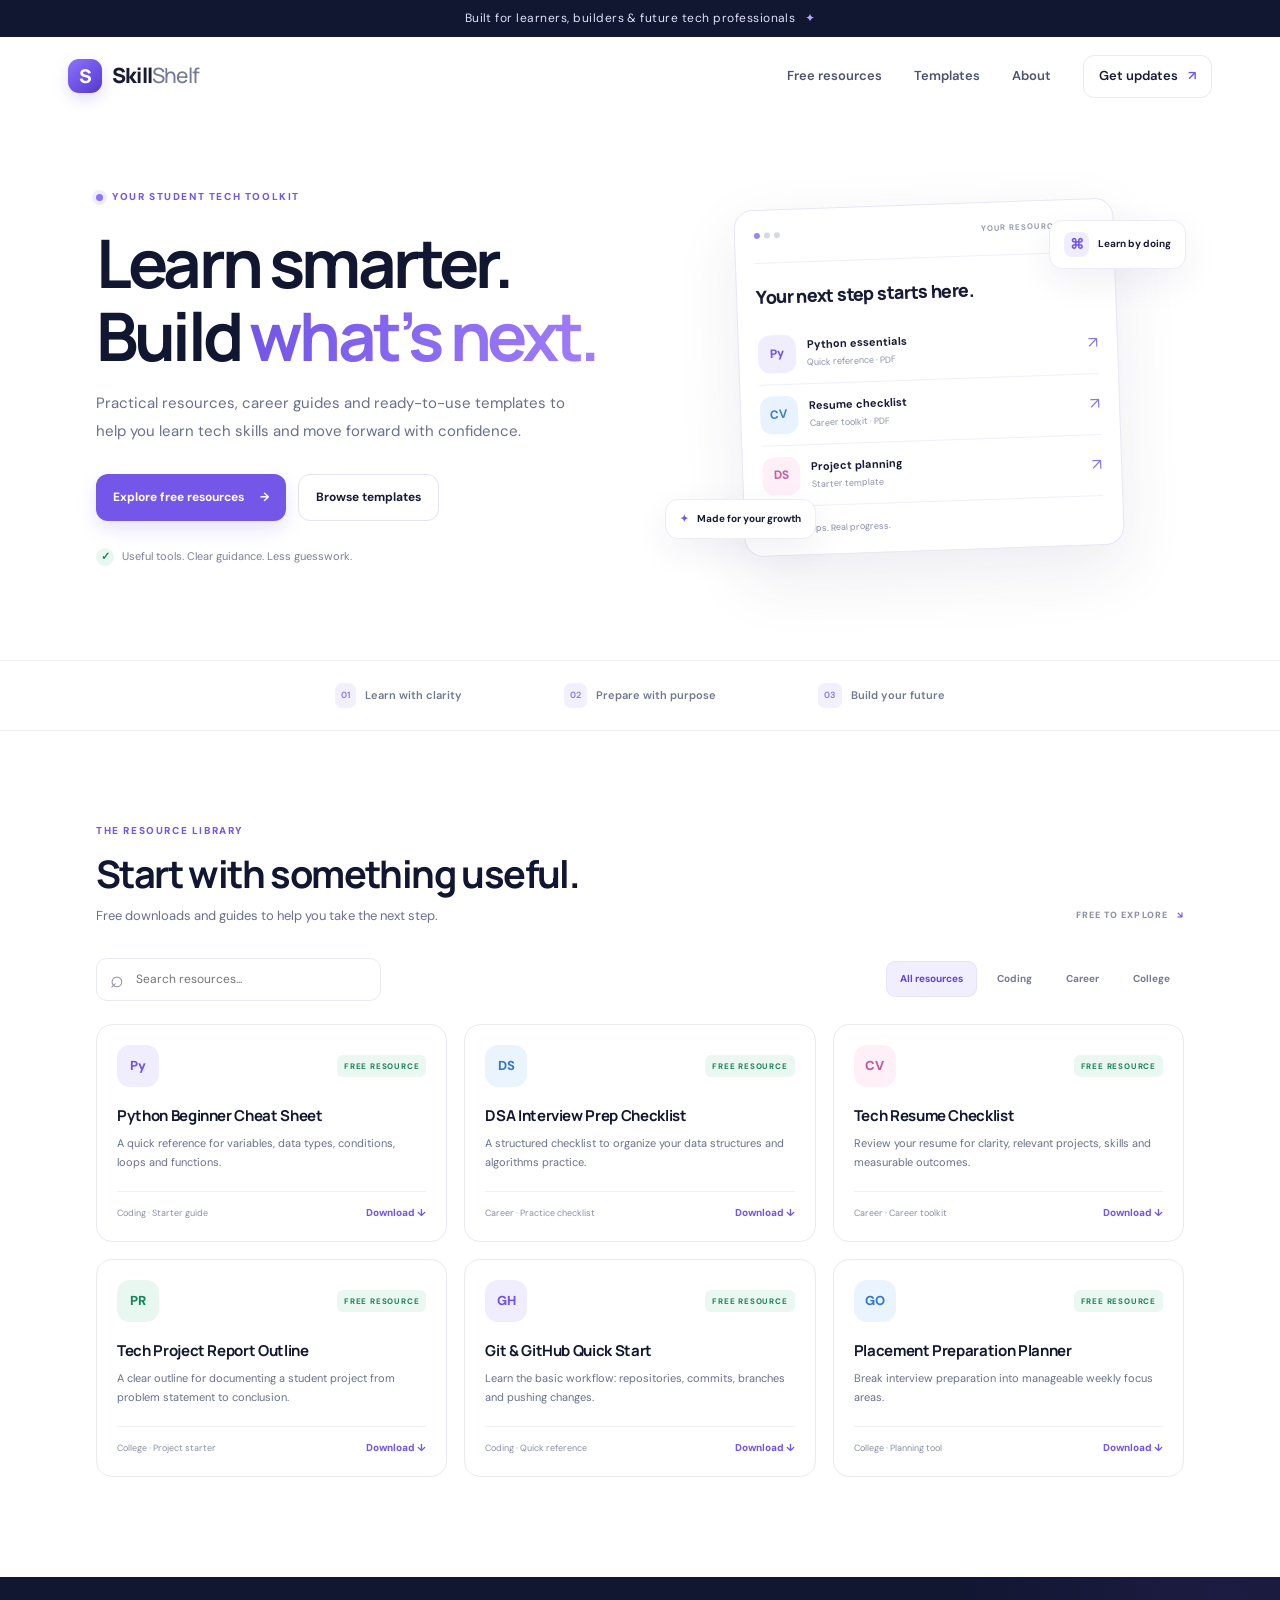
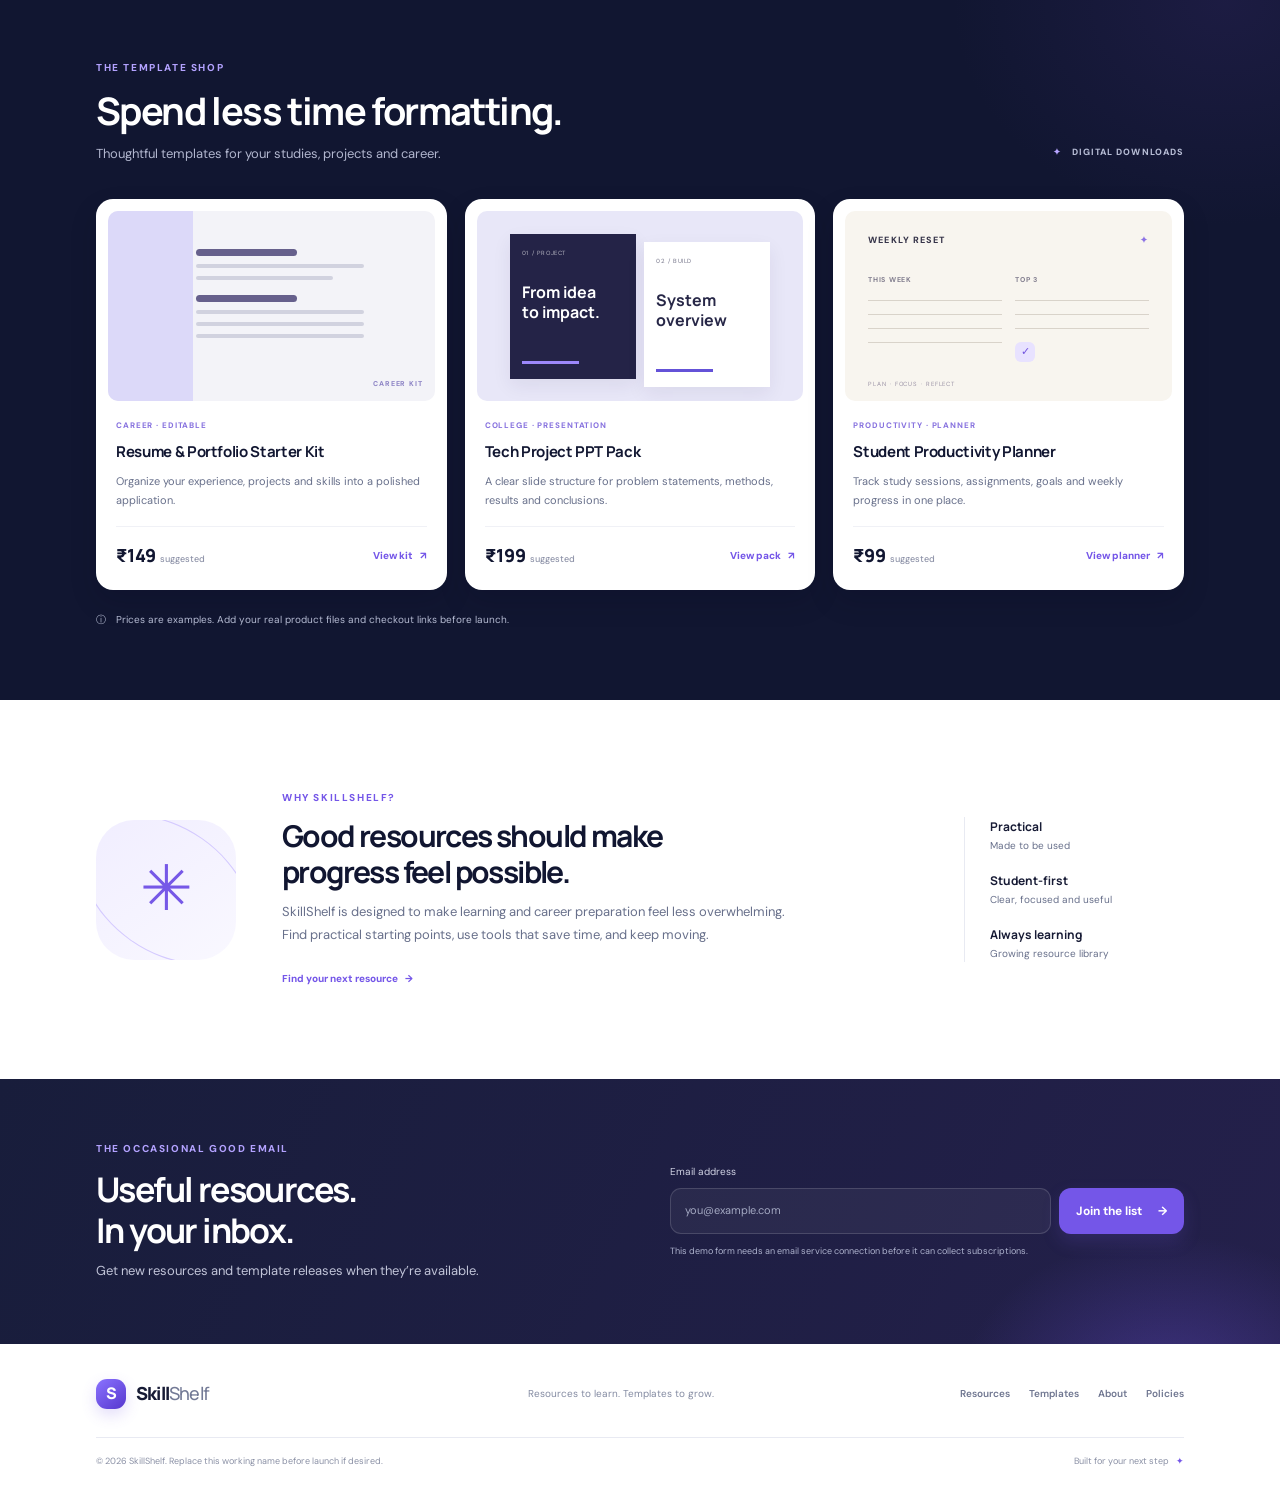
<file: index.html>
<!doctype html>
<html lang="en">
<head>
  <meta charset="utf-8">
  <meta name="viewport" content="width=device-width, initial-scale=1">
  <meta name="description" content="Free tech learning resources, student guides, coding cheat sheets and practical templates for your next step.">
  <meta name="theme-color" content="#10152f">
  <title>SkillShelf — Resources to learn. Templates to grow.</title>
  <link rel="icon" href="assets/favicon.svg" type="image/svg+xml">
  <link rel="stylesheet" href="styles.css">
</head>
<body>
  <div class="announcement">Built for learners, builders & future tech professionals <span aria-hidden="true">✦</span></div>
  <header class="site-header">
    <a class="brand" href="index.html" aria-label="SkillShelf home">
      <span class="brand-mark">S</span><span>Skill<span class="brand-light">Shelf</span></span>
    </a>
    <button class="menu-toggle" id="menuToggle" aria-expanded="false" aria-controls="mainNav">Menu <span>☰</span></button>
    <nav id="mainNav" class="main-nav" aria-label="Main navigation">
      <a href="#resources">Free resources</a>
      <a href="#templates">Templates</a>
      <a href="#about">About</a>
      <a class="nav-cta" href="#newsletter">Get updates <span>↗</span></a>
    </nav>
  </header>

  <main>
    <section class="hero section-wrap">
      <div class="hero-copy">
        <div class="eyebrow"><span class="eyebrow-dot"></span> YOUR STUDENT TECH TOOLKIT</div>
        <h1>Learn smarter.<br>Build <span class="gradient-text">what’s next.</span></h1>
        <p class="hero-description">Practical resources, career guides and ready-to-use templates to help you learn tech skills and move forward with confidence.</p>
        <div class="hero-actions">
          <a class="button button-primary" href="#resources">Explore free resources <span>→</span></a>
          <a class="button button-secondary" href="#templates">Browse templates</a>
        </div>
        <div class="hero-proof"><span class="proof-icon">✓</span> Useful tools. Clear guidance. Less guesswork.</div>
      </div>
      <div class="hero-art" aria-label="Illustration of a resource dashboard">
        <div class="art-glow"></div>
        <div class="floating-chip chip-top"><span class="chip-symbol purple">⌘</span> Learn by doing</div>
        <div class="dashboard-card">
          <div class="dashboard-top"><span class="window-dots"><i></i><i></i><i></i></span><span class="dashboard-label">YOUR RESOURCE SPACE</span></div>
          <div class="dashboard-heading">Your next step starts here.</div>
          <div class="mini-resource"><span class="mini-icon mini-purple">Py</span><span><b>Python essentials</b><small>Quick reference · PDF</small></span><span class="mini-arrow">↗</span></div>
          <div class="mini-resource"><span class="mini-icon mini-blue">CV</span><span><b>Resume checklist</b><small>Career toolkit · PDF</small></span><span class="mini-arrow">↗</span></div>
          <div class="mini-resource"><span class="mini-icon mini-pink">DS</span><span><b>Project planning</b><small>Starter template</small></span><span class="mini-arrow">↗</span></div>
          <div class="dashboard-bottom"><span class="status-dot"></span> Small steps. Real progress.</div>
        </div>
        <div class="floating-chip chip-bottom"><span class="sparkle">✦</span> Made for your growth</div>
      </div>
    </section>

    <section class="trust-strip">
      <div><span class="strip-icon">01</span> Learn with clarity</div>
      <div><span class="strip-icon">02</span> Prepare with purpose</div>
      <div><span class="strip-icon">03</span> Build your future</div>
    </section>

    <section id="resources" class="section-wrap content-section">
      <div class="section-heading">
        <div><div class="eyebrow">THE RESOURCE LIBRARY</div><h2>Start with something useful.</h2><p>Free downloads and guides to help you take the next step.</p></div>
        <span class="section-count">FREE TO EXPLORE <span>↘</span></span>
      </div>
      <div class="resource-tools">
        <label class="search-box"><span aria-hidden="true">⌕</span><input id="resourceSearch" type="search" placeholder="Search resources..." aria-label="Search resources"></label>
        <div class="filter-row" role="group" aria-label="Filter resources">
          <button class="filter-button active" data-filter="All">All resources</button>
          <button class="filter-button" data-filter="Coding">Coding</button>
          <button class="filter-button" data-filter="Career">Career</button>
          <button class="filter-button" data-filter="College">College</button>
        </div>
      </div>
      <div id="resourceGrid" class="resource-grid" aria-live="polite"></div>
      <p id="emptyState" class="empty-state" hidden>No matching resources yet. Try another search.</p>
    </section>

    <section id="templates" class="templates-section">
      <div class="section-wrap">
        <div class="section-heading">
          <div><div class="eyebrow light-eyebrow">THE TEMPLATE SHOP</div><h2>Spend less time formatting.</h2><p>Thoughtful templates for your studies, projects and career.</p></div>
          <span class="shop-label"><span>✦</span> DIGITAL DOWNLOADS</span>
        </div>
        <div class="template-grid">
          <article class="template-card">
            <div class="template-preview resume-preview"><div class="preview-bar"></div><div class="resume-lines"><b></b><i></i><i></i><b></b><i></i><i></i><i></i></div><span class="preview-stamp">CAREER KIT</span></div>
            <div class="template-info"><div class="product-category">CAREER · EDITABLE</div><h3>Resume & Portfolio Starter Kit</h3><p>Organize your experience, projects and skills into a polished application.</p><div class="product-bottom"><span class="price">₹149 <small>suggested</small></span><a class="text-link buy-link" href="#" data-product="resume">View kit <span>↗</span></a></div></div>
          </article>
          <article class="template-card">
            <div class="template-preview slides-preview"><div class="slide slide-one"><span>01 / PROJECT</span><b>From idea<br>to impact.</b><i></i></div><div class="slide slide-two"><span>02 / BUILD</span><b>System<br>overview</b><i></i></div></div>
            <div class="template-info"><div class="product-category">COLLEGE · PRESENTATION</div><h3>Tech Project PPT Pack</h3><p>A clear slide structure for problem statements, methods, results and conclusions.</p><div class="product-bottom"><span class="price">₹199 <small>suggested</small></span><a class="text-link buy-link" href="#" data-product="ppt">View pack <span>↗</span></a></div></div>
          </article>
          <article class="template-card">
            <div class="template-preview planner-preview"><div class="planner-top">WEEKLY RESET <span>✦</span></div><div class="planner-columns"><div><b>THIS WEEK</b><i></i><i></i><i></i><i></i></div><div><b>TOP 3</b><i></i><i></i><i></i><div class="planner-check">✓</div></div></div><div class="planner-foot">PLAN · FOCUS · REFLECT</div></div>
            <div class="template-info"><div class="product-category">PRODUCTIVITY · PLANNER</div><h3>Student Productivity Planner</h3><p>Track study sessions, assignments, goals and weekly progress in one place.</p><div class="product-bottom"><span class="price">₹99 <small>suggested</small></span><a class="text-link buy-link" href="#" data-product="planner">View planner <span>↗</span></a></div></div>
          </article>
        </div>
        <div class="shop-note"><span>ⓘ</span> Prices are examples. Add your real product files and checkout links before launch.</div>
      </div>
    </section>

    <section id="about" class="section-wrap about-section">
      <div class="about-symbol"><span>✳</span><div class="symbol-orbit"></div></div>
      <div class="about-copy"><div class="eyebrow">WHY SKILLSHELF?</div><h2>Good resources should make progress feel possible.</h2><p>SkillShelf is designed to make learning and career preparation feel less overwhelming. Find practical starting points, use tools that save time, and keep moving.</p><a class="text-link" href="#resources">Find your next resource <span>→</span></a></div>
      <div class="about-stats"><div><b>Practical</b><span>Made to be used</span></div><div><b>Student-first</b><span>Clear, focused and useful</span></div><div><b>Always learning</b><span>Growing resource library</span></div></div>
    </section>

    <section id="newsletter" class="newsletter-section">
      <div class="section-wrap newsletter-inner"><div><div class="eyebrow light-eyebrow">THE OCCASIONAL GOOD EMAIL</div><h2>Useful resources.<br>In your inbox.</h2><p>Get new resources and template releases when they’re available.</p></div>
        <form id="newsletterForm" class="newsletter-form">
          <label for="emailInput">Email address</label>
          <div class="email-row"><input id="emailInput" type="email" placeholder="you@example.com" required><button class="button button-primary" type="submit">Join the list <span>→</span></button></div>
          <small id="newsletterMessage">This demo form needs an email service connection before it can collect subscriptions.</small>
        </form>
      </div>
    </section>
  </main>

  <footer class="site-footer">
    <div class="footer-main"><a class="brand footer-brand" href="#"><span class="brand-mark">S</span><span>Skill<span class="brand-light">Shelf</span></span></a><p>Resources to learn. Templates to grow.</p><div class="footer-links"><a href="#resources">Resources</a><a href="#templates">Templates</a><a href="#about">About</a><a href="policies.html">Policies</a></div></div>
    <div class="footer-bottom"><span>© <span id="year"></span> SkillShelf. Replace this working name before launch if desired.</span><span>Built for your next step <span class="footer-star">✦</span></span></div>
  </footer>
  <script src="script.js"></script>
</body>
</html>
</file>
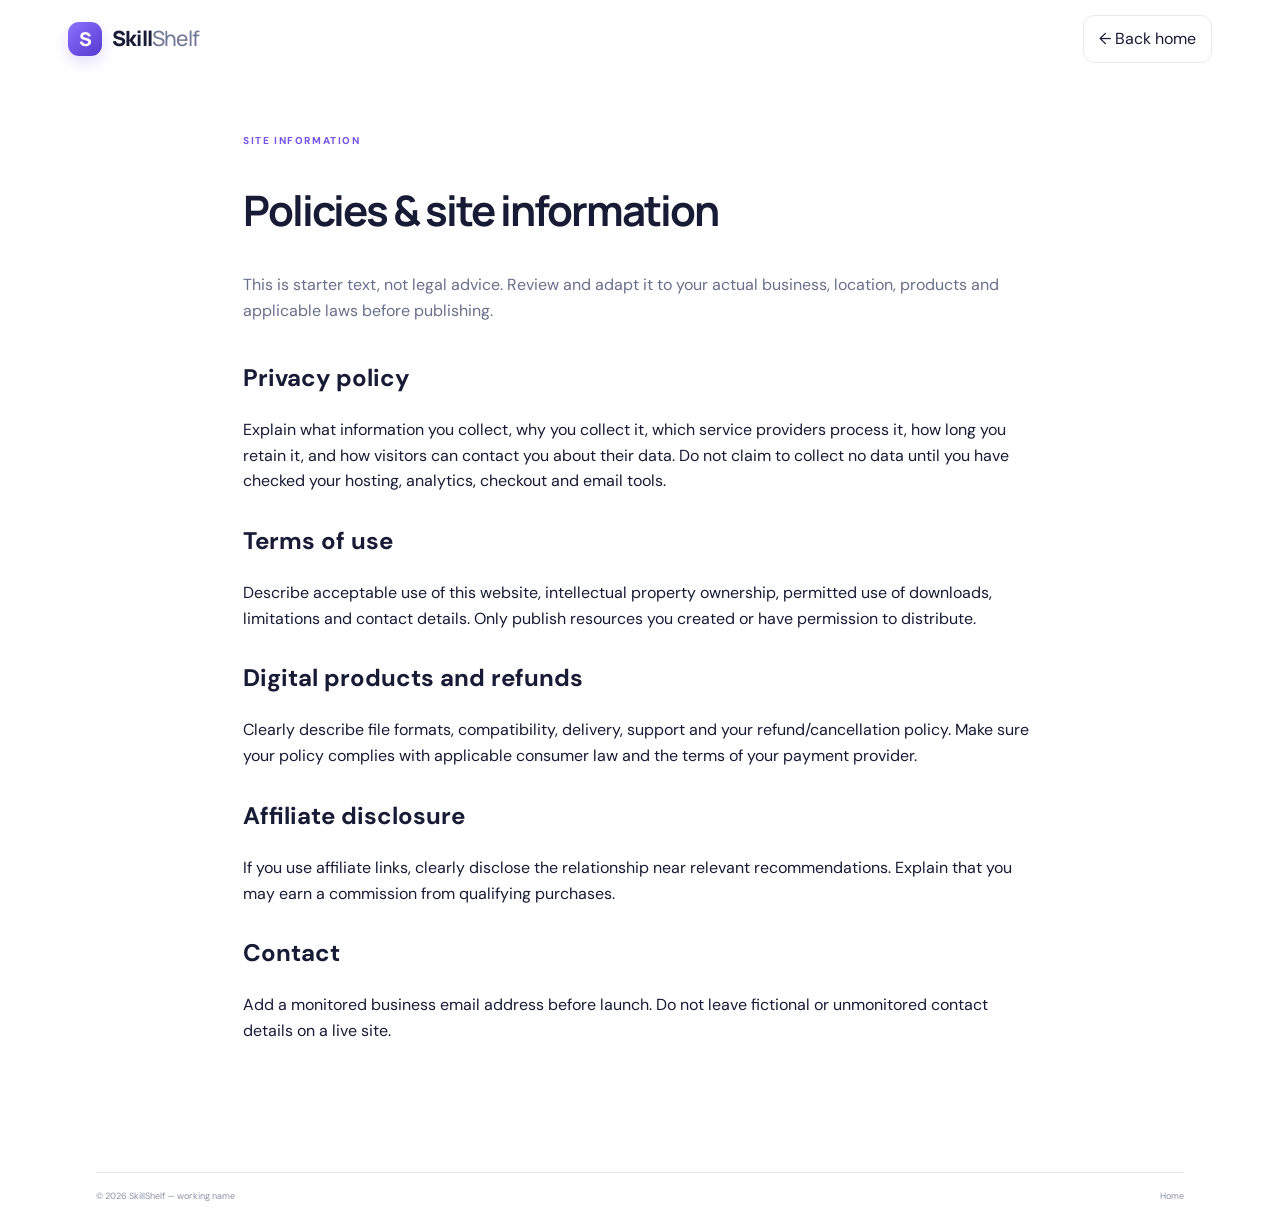
<file: policies.html>
<!doctype html>
<html lang="en"><head><meta charset="utf-8"><meta name="viewport" content="width=device-width,initial-scale=1"><title>Policies — SkillShelf</title><link rel="stylesheet" href="styles.css"></head>
<body><header class="site-header"><a class="brand" href="index.html"><span class="brand-mark">S</span><span>Skill<span class="brand-light">Shelf</span></span></a><a class="nav-cta" href="index.html">← Back home</a></header>
<main class="section-wrap" style="padding-top:55px;padding-bottom:80px;max-width:850px"><div class="eyebrow">SITE INFORMATION</div><h1 style="font-family:Manrope,sans-serif;font-size:42px;letter-spacing:-2px">Policies & site information</h1><p style="color:#68708b">This is starter text, not legal advice. Review and adapt it to your actual business, location, products and applicable laws before publishing.</p>
<section style="margin-top:35px"><h2>Privacy policy</h2><p>Explain what information you collect, why you collect it, which service providers process it, how long you retain it, and how visitors can contact you about their data. Do not claim to collect no data until you have checked your hosting, analytics, checkout and email tools.</p></section>
<section style="margin-top:28px"><h2>Terms of use</h2><p>Describe acceptable use of this website, intellectual property ownership, permitted use of downloads, limitations and contact details. Only publish resources you created or have permission to distribute.</p></section>
<section style="margin-top:28px"><h2>Digital products and refunds</h2><p>Clearly describe file formats, compatibility, delivery, support and your refund/cancellation policy. Make sure your policy complies with applicable consumer law and the terms of your payment provider.</p></section>
<section style="margin-top:28px"><h2>Affiliate disclosure</h2><p>If you use affiliate links, clearly disclose the relationship near relevant recommendations. Explain that you may earn a commission from qualifying purchases.</p></section>
<section style="margin-top:28px"><h2>Contact</h2><p>Add a monitored business email address before launch. Do not leave fictional or unmonitored contact details on a live site.</p></section>
</main><footer class="site-footer"><div class="footer-bottom"><span>© <span id="year"></span> SkillShelf — working name</span><a href="index.html">Home</a></div></footer><script>document.querySelector("#year").textContent=new Date().getFullYear()</script></body></html>
</file>
<file: styles.css>
@import url('https://fonts.googleapis.com/css2?family=DM+Sans:wght@400;500;600;700&family=Manrope:wght@400;500;600;700;800&display=swap');
:root{--navy:#111631;--ink:#171b35;--muted:#68708b;--violet:#7456e8;--violet-dark:#5637ce;--line:#e8eaf2;--pale:#f7f7fc;--white:#fff;--radius:20px}
*{box-sizing:border-box}html{scroll-behavior:smooth;scroll-padding-top:90px}body{margin:0;font-family:"DM Sans",sans-serif;color:var(--ink);background:#fff;line-height:1.6}a{color:inherit;text-decoration:none}button,input{font:inherit}.announcement{background:var(--navy);color:#dfe2f7;text-align:center;font-size:12px;padding:9px 16px;letter-spacing:.04em}.announcement span{color:#b6a4ff;margin-left:6px}.site-header{height:78px;max-width:1200px;margin:auto;padding:0 28px;display:flex;align-items:center;justify-content:space-between;background:white}.brand{display:flex;align-items:center;gap:10px;font-family:Manrope,sans-serif;font-weight:800;font-size:21px;letter-spacing:-.8px}.brand-mark{width:34px;height:34px;display:grid;place-items:center;border-radius:11px;color:white;background:linear-gradient(140deg,#8b73ff,#5637ce);box-shadow:0 6px 15px #7456e833;font-size:19px}.brand-light{font-weight:500;color:#737a96}.main-nav{display:flex;align-items:center;gap:32px;font-size:13px;font-weight:600;color:#4c536e}.main-nav a:hover,.footer-links a:hover{color:var(--violet)}.nav-cta{border:1px solid var(--line);padding:10px 15px;border-radius:11px;color:var(--ink)!important}.nav-cta span{color:var(--violet);margin-left:7px}.menu-toggle{display:none;background:white;border:1px solid var(--line);border-radius:10px;padding:8px 12px}.section-wrap{max-width:1144px;margin:auto;padding-left:28px;padding-right:28px}.hero{min-height:545px;display:grid;grid-template-columns:1fr .95fr;gap:40px;align-items:center;padding-top:45px;padding-bottom:65px}.eyebrow{font-size:10px;letter-spacing:.16em;font-weight:800;color:var(--violet);display:flex;align-items:center;gap:9px}.eyebrow-dot{height:7px;width:7px;border-radius:50%;background:#8b73ff;box-shadow:0 0 0 4px #f0edff}.hero h1{font-family:Manrope,sans-serif;font-size:clamp(42px,5.4vw,67px);line-height:1.08;letter-spacing:-3.8px;margin:22px 0 18px;color:var(--navy)}.gradient-text{background:linear-gradient(100deg,#7255e8,#a17ef9);-webkit-background-clip:text;background-clip:text;color:transparent}.hero-description{max-width:490px;font-size:15px;line-height:1.85;color:var(--muted);margin:0}.hero-actions{display:flex;gap:12px;flex-wrap:wrap;margin-top:28px}.button{display:inline-flex;align-items:center;justify-content:center;gap:16px;border:0;border-radius:12px;padding:13px 17px;font-size:12px;font-weight:700;cursor:pointer;transition:transform .2s,box-shadow .2s}.button:hover{transform:translateY(-2px)}.button-primary{background:var(--violet);color:white;box-shadow:0 8px 18px #7456e82b}.button-primary:hover{background:var(--violet-dark)}.button-secondary{border:1px solid #e1e3ef;background:white;color:var(--ink)}.hero-proof{font-size:11px;color:#7a8098;margin-top:27px;display:flex;align-items:center;gap:8px}.proof-icon{width:18px;height:18px;border-radius:50%;background:#e8f8f0;color:#168557;display:grid;place-items:center;font-size:11px;font-weight:bold}.hero-art{position:relative;min-height:370px;display:grid;place-items:center}.art-glow{position:absolute;width:340px;height:300px;background:radial-gradient(ellipse,#e9e4ff 0%,#f6f4ff 45%,transparent 72%);border-radius:50%}.dashboard-card{position:relative;z-index:1;background:white;border:1px solid #e8e6f5;border-radius:19px;width:min(100%,380px);padding:19px;box-shadow:0 24px 65px #35306417;transform:rotate(-2deg)}.dashboard-top{display:flex;align-items:center;justify-content:space-between;padding-bottom:20px;border-bottom:1px solid #f0eff7}.window-dots{display:flex;gap:4px}.window-dots i{width:6px;height:6px;background:#d6d8e8;border-radius:50%}.window-dots i:first-child{background:#9b85f7}.dashboard-label{font-size:8px;letter-spacing:.13em;color:#969bb0;font-weight:700}.dashboard-heading{font-family:Manrope,sans-serif;font-weight:800;font-size:18px;letter-spacing:-.6px;margin:19px 0 13px}.mini-resource{display:flex;align-items:center;gap:11px;padding:11px 0;border-bottom:1px solid #f0eff7}.mini-icon{width:38px;height:38px;border-radius:12px;display:grid;place-items:center;font-size:12px;font-weight:800}.mini-purple{background:#f0edff;color:#7355e4}.mini-blue{background:#e9f3ff;color:#3e7fcb}.mini-pink{background:#fff0f7;color:#c85e9c}.mini-resource b,.mini-resource small{display:block}.mini-resource b{font-size:11px}.mini-resource small{font-size:9px;color:#8d93aa;margin-top:2px}.mini-arrow{margin-left:auto;color:#8b78df}.dashboard-bottom{font-size:9px;color:#878da5;padding-top:15px}.status-dot{display:inline-block;width:6px;height:6px;border-radius:50%;background:#4bb98a;margin-right:6px}.floating-chip{position:absolute;z-index:2;background:#fff;border:1px solid #eeecf7;border-radius:13px;padding:11px 14px;box-shadow:0 12px 35px #35306412;font-size:10px;font-weight:700;display:flex;align-items:center;gap:9px}.chip-top{top:27px;right:-2px}.chip-bottom{bottom:24px;left:-8px}.chip-symbol{width:25px;height:25px;display:grid;place-items:center;border-radius:8px;background:#f0edff;font-size:14px}.purple,.sparkle{color:var(--violet)}.trust-strip{border-top:1px solid #f0f0f6;border-bottom:1px solid #f0f0f6;display:flex;justify-content:center;gap:clamp(25px,8vw,115px);padding:22px 20px;color:#707790;font-size:11px;font-weight:600}.trust-strip>div{display:flex;align-items:center;gap:9px}.strip-icon{font-size:9px;color:#8c77e9;background:#f2efff;border-radius:7px;padding:5px 6px}.content-section{padding-top:92px;padding-bottom:100px}.section-heading{display:flex;align-items:end;justify-content:space-between;gap:24px}.section-heading h2,.about-copy h2,.newsletter-inner h2{font-family:Manrope,sans-serif;font-size:clamp(27px,3vw,38px);line-height:1.2;letter-spacing:-1.6px;color:var(--navy);margin:12px 0 10px}.section-heading p,.about-copy p,.newsletter-inner p{margin:0;color:var(--muted);font-size:13px}.section-count,.shop-label{font-size:9px;letter-spacing:.12em;font-weight:800;color:#8a90a6;white-space:nowrap;padding-bottom:5px}.section-count span{color:var(--violet);margin-left:6px}.resource-tools{display:flex;justify-content:space-between;align-items:center;gap:18px;margin:31px 0 23px}.search-box{display:flex;align-items:center;gap:10px;border:1px solid var(--line);border-radius:11px;padding:0 13px;height:43px;width:min(100%,285px);color:#858ba2}.search-box>span{font-size:23px;line-height:1}.search-box input{border:0;outline:0;width:100%;min-width:0;font-size:12px;color:var(--ink)}.filter-row{display:flex;gap:6px;flex-wrap:wrap}.filter-button{border:1px solid transparent;border-radius:9px;background:transparent;padding:9px 13px;font-size:10px;font-weight:700;color:#747b94;cursor:pointer}.filter-button.active,.filter-button:hover{background:#f1eeff;color:#6243d7;border-color:#e8e2ff}.resource-grid{display:grid;grid-template-columns:repeat(3,1fr);gap:17px}.resource-card{border:1px solid var(--line);border-radius:16px;padding:20px;transition:transform .2s,box-shadow .2s;background:white;display:flex;flex-direction:column;min-height:218px}.resource-card:hover{transform:translateY(-3px);box-shadow:0 15px 35px #25214c0b}.resource-card-top{display:flex;justify-content:space-between;align-items:center}.resource-icon{width:42px;height:42px;border-radius:13px;display:grid;place-items:center;font-size:13px;font-weight:800}.icon-violet{background:#f0edff;color:#7253df}.icon-blue{background:#eaf4ff;color:#3378c8}.icon-pink{background:#fff0f7;color:#c35695}.icon-green{background:#e8f8f0;color:#168557}.free-tag{font-size:8px;letter-spacing:.1em;font-weight:800;color:#21855d;background:#eaf8f1;padding:5px 7px;border-radius:6px}.resource-card h3,.template-info h3{font-family:Manrope,sans-serif;font-size:15px;letter-spacing:-.35px;margin:17px 0 6px;color:var(--navy)}.resource-card p,.template-info p{font-size:11px;line-height:1.7;color:var(--muted);margin:0 0 16px}.resource-meta{margin-top:auto;padding-top:13px;border-top:1px solid #f0f1f6;display:flex;justify-content:space-between;align-items:center;font-size:9px;color:#8a90a5}.resource-meta a{font-size:10px;color:var(--violet);font-weight:800}.empty-state{color:var(--muted);font-size:13px;padding:30px;text-align:center}.templates-section{background:var(--navy);padding:83px 0 72px;position:relative;overflow:hidden}.templates-section:before{content:"";position:absolute;width:550px;height:450px;right:-220px;top:-200px;background:radial-gradient(ellipse,#33276555,transparent 70%);pointer-events:none}.templates-section .section-heading{position:relative}.templates-section .section-heading h2{color:white}.templates-section .section-heading p{color:#b1b6ce}.light-eyebrow{color:#b3a2ff}.shop-label{color:#b7bdd5}.shop-label span{color:#b7a5ff;margin-right:6px}.template-grid{display:grid;grid-template-columns:repeat(3,1fr);gap:18px;margin-top:35px;position:relative}.template-card{background:white;border-radius:17px;overflow:hidden;box-shadow:0 12px 28px #05071a24}.template-preview{height:190px;margin:12px 12px 0;border-radius:10px;overflow:hidden;position:relative}.resume-preview{background:#f3f3f8;padding:22px 28px}.preview-bar{position:absolute;left:0;top:0;bottom:0;width:26%;background:#dcd9f9}.resume-lines{position:relative;margin-left:22%;display:flex;flex-direction:column;gap:8px;padding-top:9px}.resume-lines b{width:48%;height:7px;background:#66608c;border-radius:4px;margin-top:7px}.resume-lines i{height:4px;width:80%;background:#d1d2df;border-radius:4px}.resume-lines i:nth-of-type(2){width:65%}.preview-stamp{position:absolute;bottom:12px;right:12px;font-size:7px;letter-spacing:.12em;color:#8d84c5;font-weight:800}.slides-preview{background:#e8e7f8;display:flex;align-items:center;justify-content:center;gap:8px;padding:20px}.slide{width:44%;height:145px;box-shadow:0 7px 18px #28214c12;padding:15px 12px;position:relative}.slide-one{background:#242347;color:white}.slide-two{background:#fff;color:#272747;transform:translateY(8px)}.slide span{font-size:6px;letter-spacing:.1em;opacity:.65;display:block}.slide b{font-family:Manrope,sans-serif;font-size:16px;line-height:1.2;display:block;margin-top:25px}.slide i{position:absolute;bottom:15px;left:12px;width:45%;height:3px;background:#9c87fa}.slide-two i{background:#6452d8}.planner-preview{background:#f8f5ef;padding:22px 23px;color:#363449}.planner-top{font-size:9px;letter-spacing:.12em;font-weight:800;display:flex;justify-content:space-between}.planner-top span{color:#8c73e5}.planner-columns{display:grid;grid-template-columns:1fr 1fr;gap:13px;margin-top:26px}.planner-columns>div{display:flex;flex-direction:column;gap:9px}.planner-columns b{font-size:7px;letter-spacing:.1em;color:#807c8d;margin-bottom:2px}.planner-columns i{height:5px;border-bottom:1px solid #d9d3ca}.planner-check{background:#e8e2ff;color:#7254de;width:20px;height:20px;display:grid;place-items:center;border-radius:6px;font-size:11px;margin-top:4px}.planner-foot{position:absolute;bottom:12px;font-size:6px;letter-spacing:.15em;color:#9a92a5}.template-info{padding:18px 20px 20px}.product-category{font-size:8px;font-weight:800;letter-spacing:.11em;color:#8873df}.template-info h3{margin:8px 0}.template-info p{min-height:38px}.product-bottom{display:flex;align-items:center;justify-content:space-between;padding-top:14px;border-top:1px solid #f0f1f6}.price{font-family:Manrope,sans-serif;font-size:18px;font-weight:800;color:var(--navy)}.price small{font:9px "DM Sans",sans-serif;color:#8c91a7;font-weight:500}.text-link{font-size:10px;color:var(--violet);font-weight:800}.text-link span{margin-left:5px}.shop-note{font-size:10px;color:#b5bbd2;margin-top:22px;position:relative}.shop-note span{margin-right:7px}.about-section{padding-top:90px;padding-bottom:90px;display:grid;grid-template-columns:150px 1fr 220px;gap:36px;align-items:center}.about-symbol{height:140px;width:140px;display:grid;place-items:center;border-radius:38px;background:linear-gradient(145deg,#f1eeff,#f9f8ff);position:relative;overflow:hidden}.about-symbol>span{font-size:63px;color:#7658e7;z-index:1}.symbol-orbit{position:absolute;width:125px;height:125px;border:1px solid #d5cbff;border-radius:50%;transform:rotate(35deg) scaleX(1.5)}.about-copy h2{font-size:30px;max-width:470px}.about-copy p{max-width:510px;line-height:1.8;margin-bottom:17px}.about-stats{border-left:1px solid var(--line);padding-left:25px;display:flex;flex-direction:column;gap:17px}.about-stats div{display:flex;flex-direction:column;gap:2px}.about-stats b{font-family:Manrope,sans-serif;font-size:12px}.about-stats span{font-size:10px;color:var(--muted)}.newsletter-section{background:linear-gradient(115deg,#181d3b,#24204b);color:white;padding:62px 0;position:relative;overflow:hidden}.newsletter-section:after{content:"";position:absolute;width:420px;height:300px;right:-100px;bottom:-190px;background:radial-gradient(ellipse,#7255e855,transparent 70%)}.newsletter-inner{display:grid;grid-template-columns:1fr 1fr;gap:60px;align-items:center;position:relative;z-index:1}.newsletter-inner h2{color:white;font-size:34px}.newsletter-inner p{color:#c1c4d8}.newsletter-form label{font-size:10px;color:#d1d3e4;display:block;margin-bottom:8px}.email-row{display:flex;gap:8px}.email-row input{min-width:0;flex:1;border:1px solid #ffffff25;border-radius:11px;background:#ffffff0d;color:white;padding:13px 14px;font-size:11px;outline:none}.email-row input:focus{border-color:#a494ff}.email-row input::placeholder{color:#a4a9c2}.email-row .button{white-space:nowrap}.newsletter-form small{display:block;font-size:9px;color:#aeb3ce;margin-top:11px;line-height:1.5}.site-footer{max-width:1144px;margin:auto;padding:32px 28px 18px}.footer-main{display:grid;grid-template-columns:1fr 1fr auto;align-items:center;gap:20px;padding-bottom:25px}.footer-brand{font-size:18px}.footer-brand .brand-mark{width:30px;height:30px;font-size:16px}.footer-main>p{font-size:10px;color:#848ba2}.footer-links{display:flex;gap:19px;font-size:10px;color:#6f7690;font-weight:600}.footer-bottom{border-top:1px solid var(--line);padding-top:16px;display:flex;justify-content:space-between;gap:12px;font-size:9px;color:#8a90a5}.footer-star{color:var(--violet);margin-left:5px}
@media(max-width:850px){.hero{grid-template-columns:1fr .8fr;gap:15px}.hero h1{font-size:50px}.hero-art{transform:scale(.9)}.resource-grid,.template-grid{grid-template-columns:repeat(2,1fr)}.resource-card:last-child{grid-column:auto}.about-section{grid-template-columns:110px 1fr;gap:25px}.about-symbol{width:110px;height:110px;border-radius:28px}.about-stats{grid-column:2;border-left:0;border-top:1px solid var(--line);padding:20px 0 0;display:grid;grid-template-columns:repeat(3,1fr)}.newsletter-inner{gap:25px}.footer-main{grid-template-columns:1fr auto}.footer-main>p{grid-row:2}.footer-links{grid-column:1/-1;grid-row:3}}
@media(max-width:620px){.announcement{font-size:10px}.site-header{height:68px;padding:0 20px;position:relative}.menu-toggle{display:block;font-size:11px;font-weight:700}.menu-toggle span{margin-left:6px}.main-nav{display:none;position:absolute;top:60px;left:15px;right:15px;z-index:10;padding:15px;background:white;border:1px solid var(--line);border-radius:15px;box-shadow:0 15px 35px #11163117;flex-direction:column;align-items:stretch;gap:0}.main-nav.open{display:flex}.main-nav a{padding:12px}.nav-cta{margin-top:5px;text-align:center}.section-wrap{padding-left:20px;padding-right:20px}.hero{display:flex;flex-direction:column;align-items:stretch;padding-top:52px;padding-bottom:30px;gap:12px}.hero h1{font-size:48px;letter-spacing:-2.8px}.hero-description{font-size:13px}.hero-art{min-height:330px;transform:none;margin-top:5px}.dashboard-card{width:min(100%,340px)}.chip-top{right:0;top:8px}.chip-bottom{left:0;bottom:10px}.trust-strip{gap:15px;justify-content:space-around;padding:17px 10px}.trust-strip>div{font-size:9px;gap:5px}.strip-icon{display:none}.content-section{padding-top:65px;padding-bottom:70px}.section-heading{align-items:start;flex-direction:column;gap:12px}.section-heading h2,.about-copy h2{font-size:29px}.section-count{padding:0}.resource-tools{align-items:stretch;flex-direction:column;margin-top:24px}.search-box{width:100%}.filter-row{gap:4px}.filter-button{padding:8px 10px}.resource-grid,.template-grid{grid-template-columns:1fr}.resource-card{min-height:195px}.templates-section{padding:65px 0 55px}.template-preview{height:205px}.template-info p{min-height:0}.about-section{padding-top:65px;padding-bottom:65px;grid-template-columns:1fr;gap:22px}.about-symbol{width:88px;height:88px;border-radius:24px}.about-symbol>span{font-size:45px}.about-copy h2{max-width:100%}.about-stats{grid-column:auto;grid-template-columns:1fr;gap:13px}.newsletter-section{padding:52px 0}.newsletter-inner{grid-template-columns:1fr;gap:27px}.newsletter-inner h2{font-size:30px}.email-row{flex-direction:column}.email-row .button{width:100%}.site-footer{padding:28px 20px 17px}.footer-main{grid-template-columns:1fr;gap:10px}.footer-main>p{grid-row:auto;margin:0}.footer-links{grid-column:auto;grid-row:auto;flex-wrap:wrap;gap:15px;margin-top:8px}.footer-bottom{flex-direction:column;gap:7px}}
</file>
